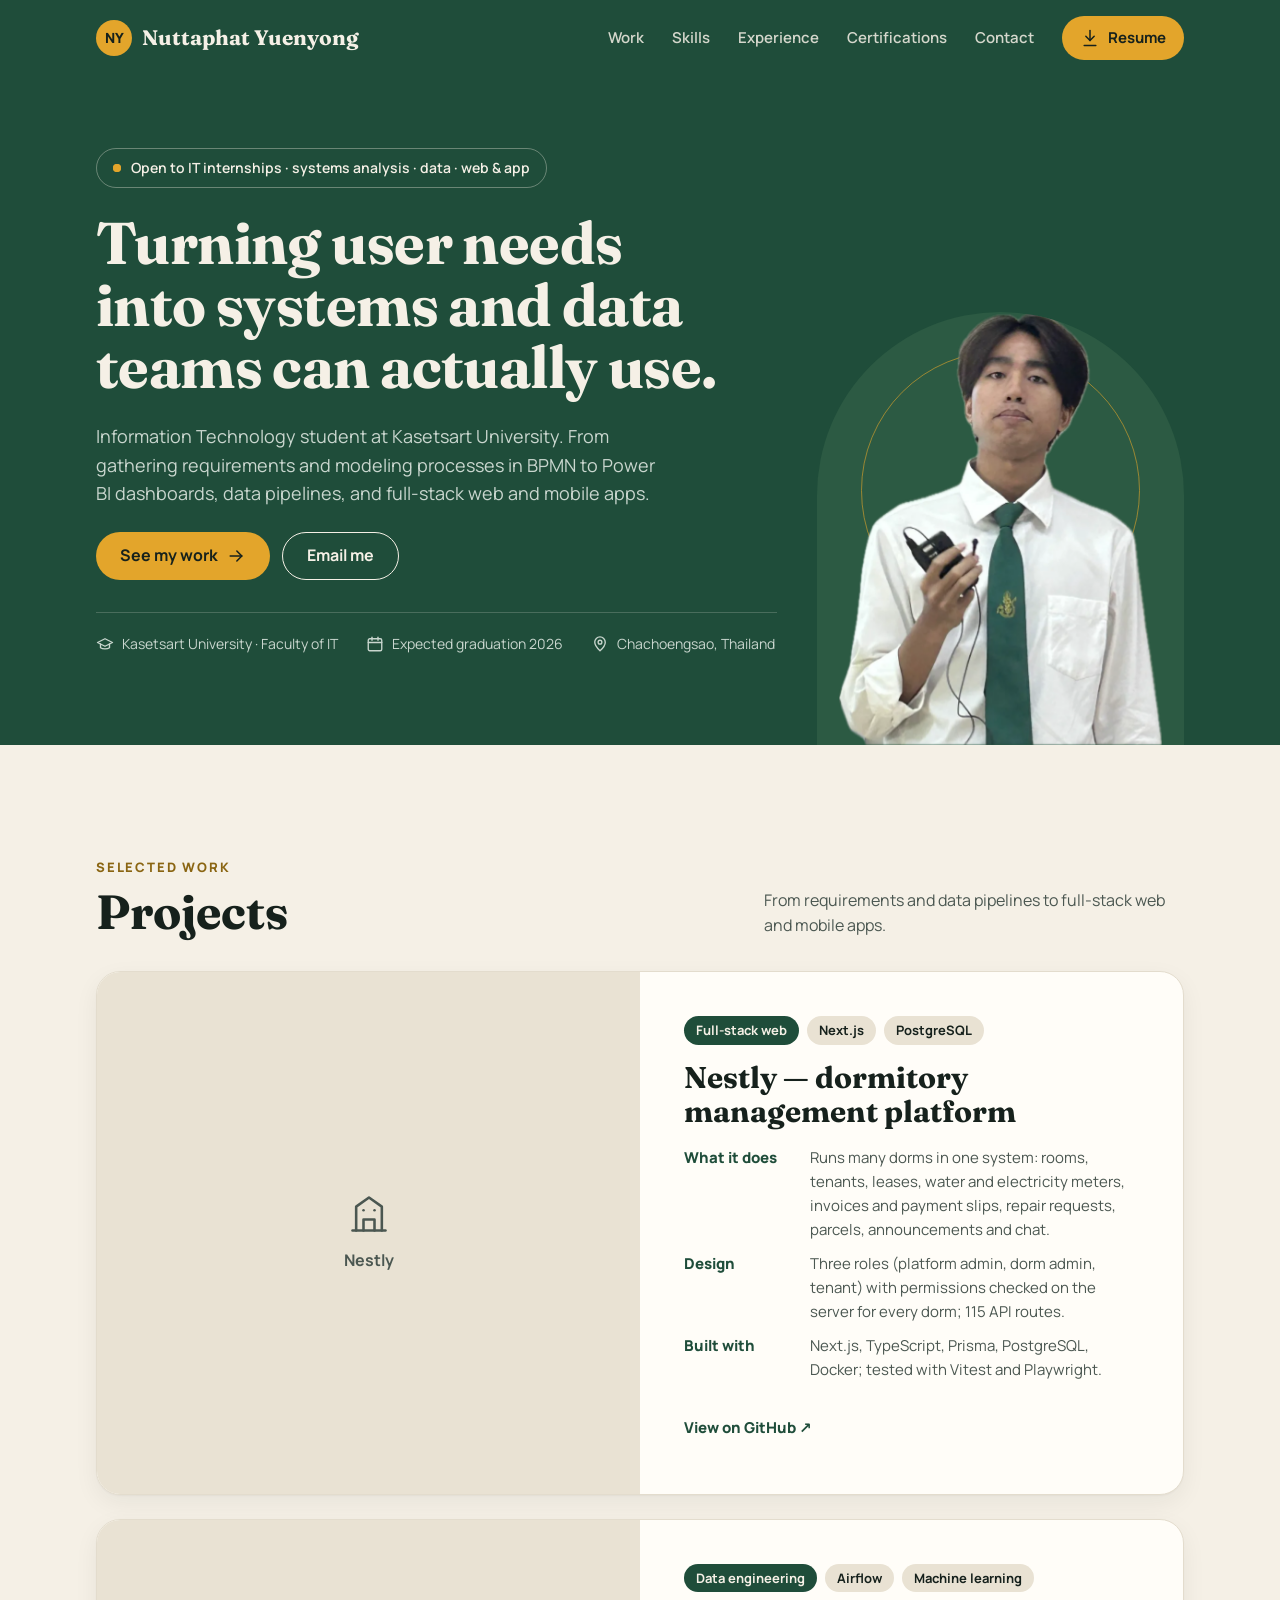
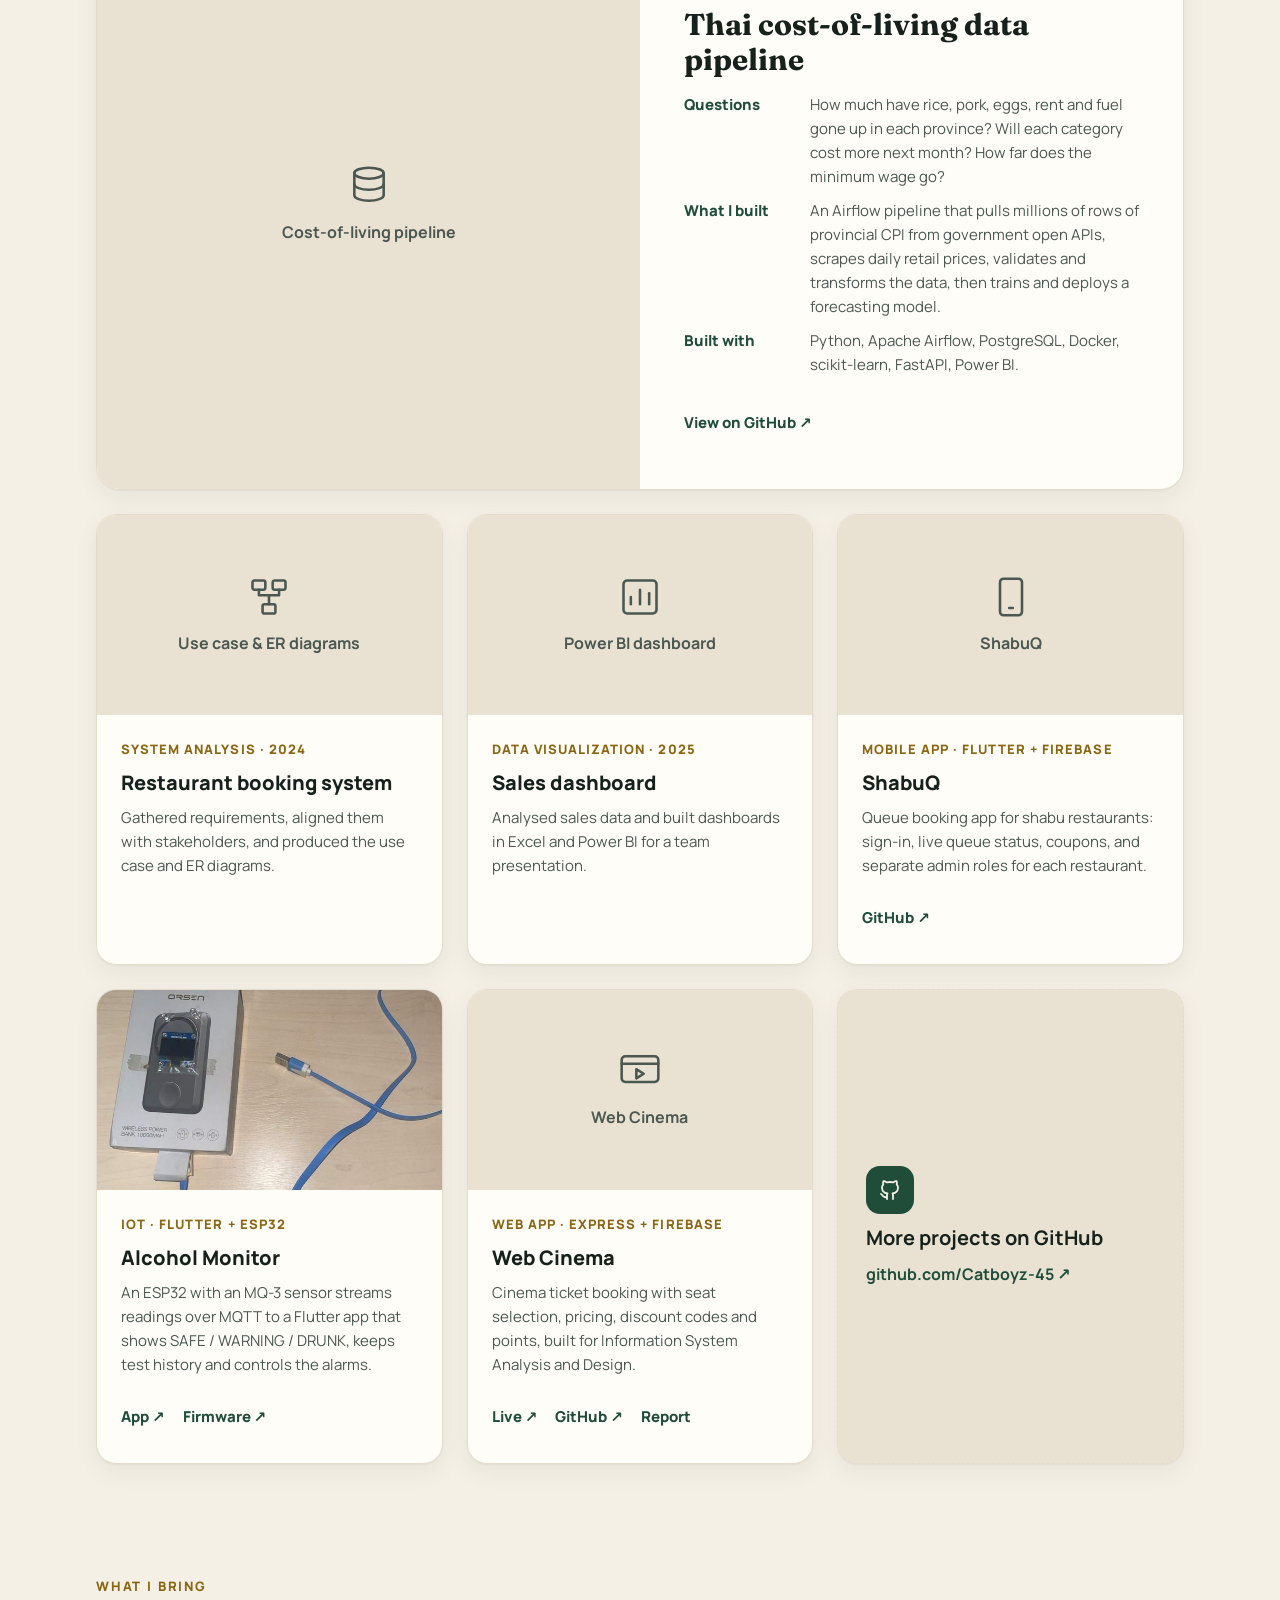
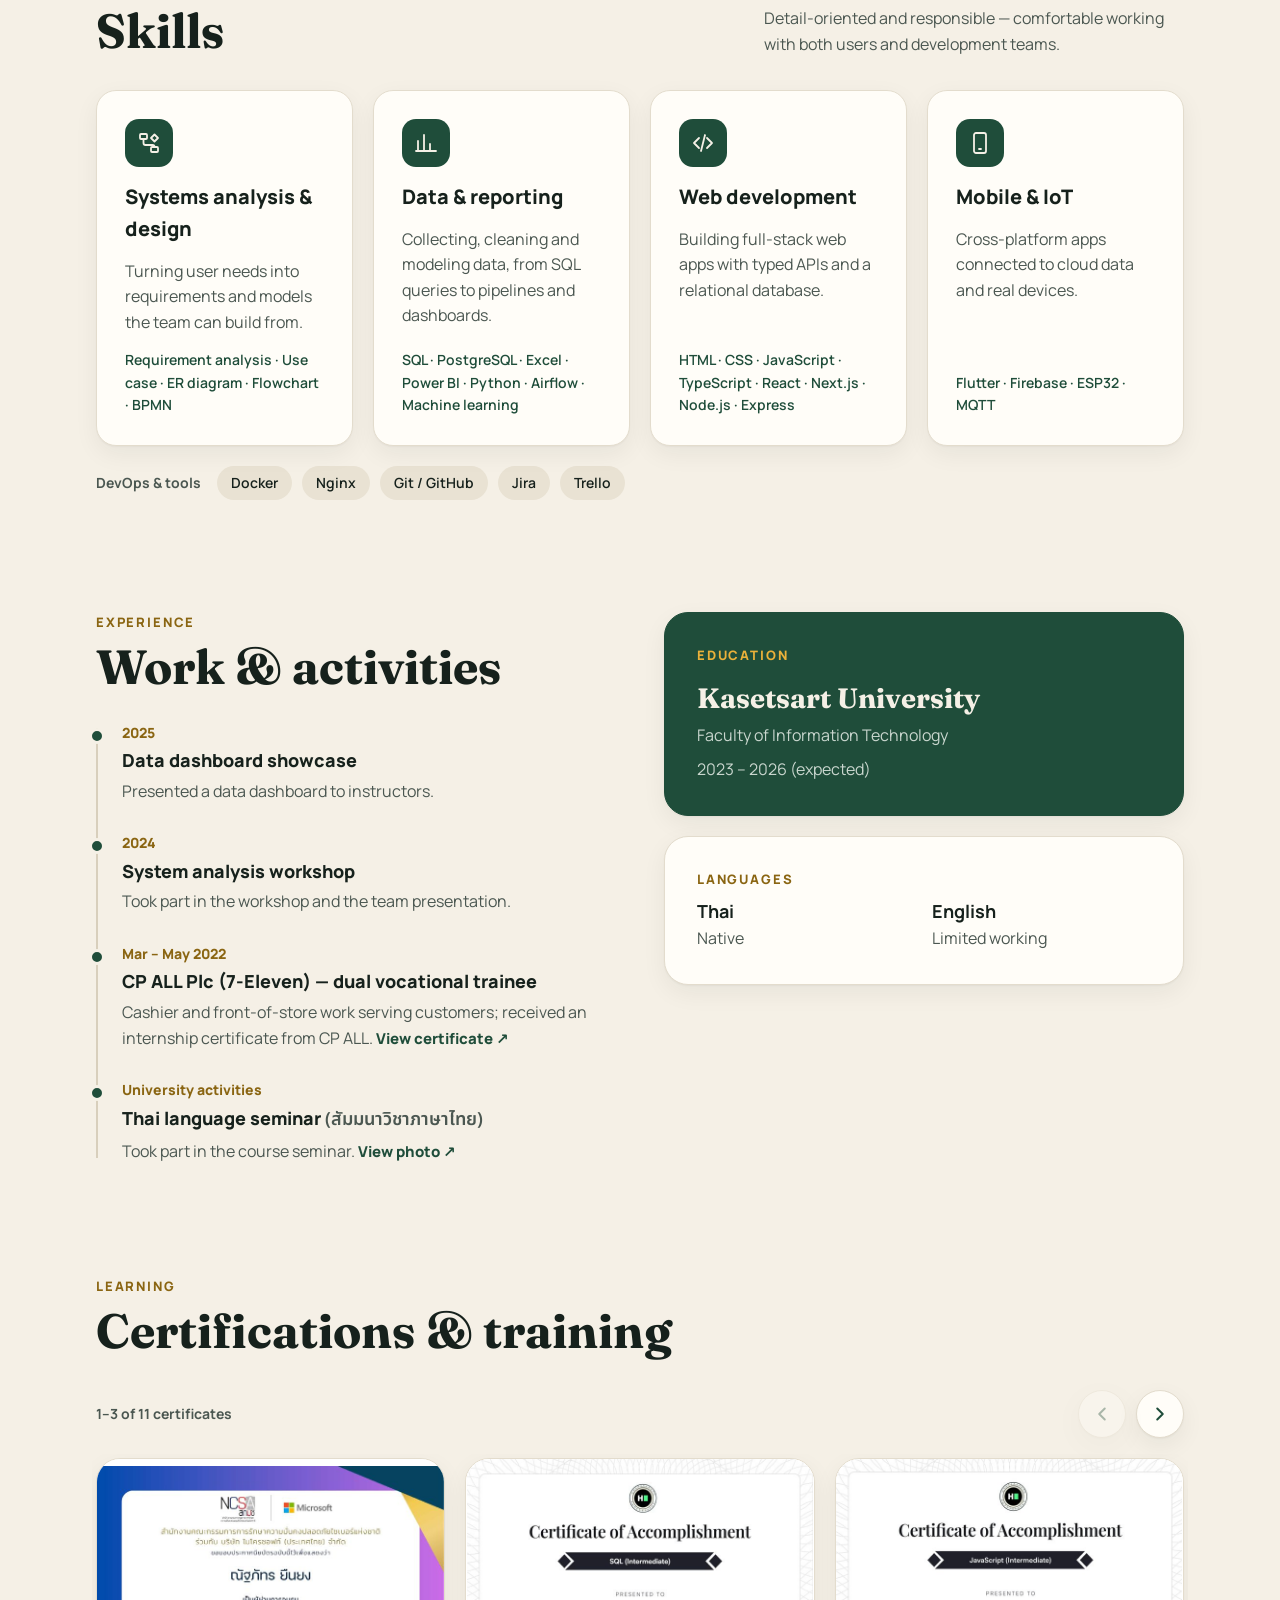
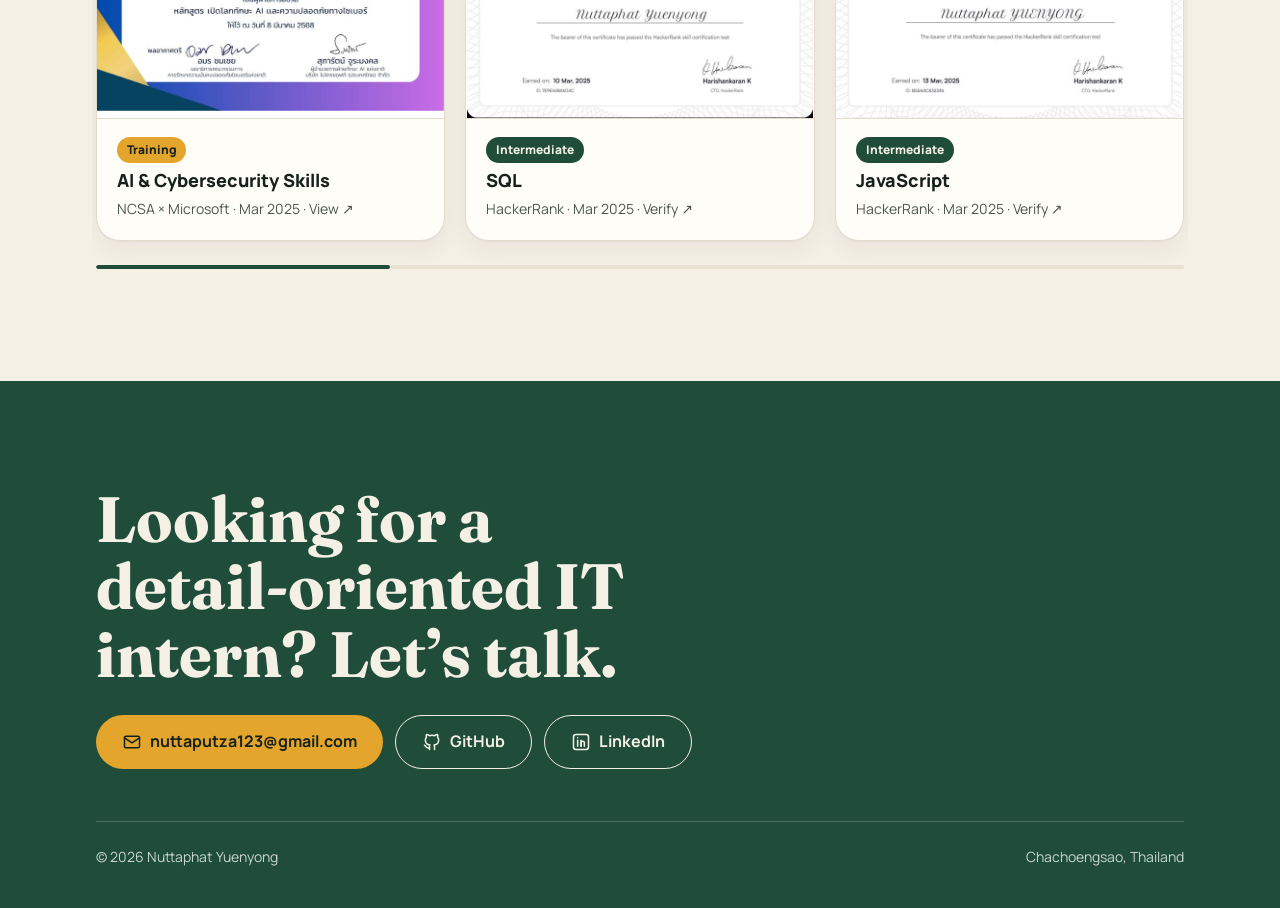
<file: index.html>
<!DOCTYPE html>
<html lang="en">
  <head>
    <meta charset="UTF-8" />
    <meta name="viewport" content="width=device-width, initial-scale=1.0" />
    <title>Nuttaphat Yuenyong — IT Portfolio: Systems Analysis, Data, Web &amp; App</title>
    <meta
      name="description"
      content="Portfolio of Nuttaphat Yuenyong, Information Technology student at Kasetsart University open to IT internships and roles in systems analysis, data, and web and app development."
    />
    <meta property="og:title" content="Nuttaphat Yuenyong — IT Portfolio: Systems Analysis, Data, Web &amp; App" />
    <meta
      property="og:description"
      content="IT student at Kasetsart University. Requirements and BPMN, Power BI and data pipelines, and full-stack web and mobile apps."
    />
    <meta property="og:type" content="website" />
    <meta property="og:url" content="https://catboyz-45.github.io/Portfolio/" />
    <meta name="theme-color" content="#1F4D3A" />
    <link rel="icon" href="images/favicon.svg" type="image/svg+xml" />
    <link rel="preconnect" href="https://fonts.googleapis.com" />
    <link rel="preconnect" href="https://fonts.gstatic.com" crossorigin />
    <link
      href="https://fonts.googleapis.com/css2?family=Fraunces:opsz,wght@9..144,500;9..144,700&family=Manrope:wght@400;500;600;700;800&family=Noto+Sans+Thai:wght@400;600&display=swap"
      rel="stylesheet"
    />
    <link rel="stylesheet" href="styles.css" />
    <script>
      document.documentElement.classList.add('js');
    </script>
  </head>
  <body>
    <a class="skip-link" href="#main">Skip to content</a>
    <div class="scroll-progress" aria-hidden="true"></div>

    <header class="site-header" id="site-header">
      <div class="container header-inner">
        <a class="brand" href="#top" aria-label="Nuttaphat Yuenyong, back to top">
          <span class="brand-mark" aria-hidden="true">NY</span>
          <span class="brand-name">Nuttaphat Yuenyong</span>
        </a>

        <button class="menu-toggle" type="button" aria-expanded="false" aria-controls="site-nav" aria-label="Open menu">
          <span></span><span></span><span></span>
        </button>

        <nav class="site-nav" id="site-nav" aria-label="Main">
          <a href="#work">Work</a>
          <a href="#skills">Skills</a>
          <a href="#experience">Experience</a>
          <a href="#certifications">Certifications</a>
          <a href="#contact">Contact</a>
          <a class="btn btn-gold btn-sm nav-cta" href="resume.html">
            <svg viewBox="0 0 24 24" aria-hidden="true"><path d="M12 3v12" /><path d="m7 10 5 5 5-5" /><path d="M5 21h14" /></svg>
            Resume
          </a>
        </nav>
      </div>
    </header>

    <main id="main">
      <!-- HERO -->
      <section class="hero" id="top">
        <div class="container hero-grid">
          <div class="hero-copy">
            <span class="eyebrow-pill hero-in" style="--d: 0">
              <span class="pulse-dot" aria-hidden="true"></span>
              Open to IT internships · systems analysis · data · web &amp; app
            </span>
            <h1 class="hero-title hero-in" style="--d: 1">Turning user needs into systems and data teams can actually use.</h1>
            <p class="hero-lead hero-in" style="--d: 2">
              Information Technology student at Kasetsart University. From gathering requirements and modeling
              processes in BPMN to Power BI dashboards, data pipelines, and full-stack web and mobile apps.
            </p>
            <div class="hero-actions hero-in" style="--d: 3">
              <a class="btn btn-gold" href="#work">
                See my work
                <svg class="arrow" viewBox="0 0 24 24" aria-hidden="true"><path d="M5 12h14" /><path d="m13 6 6 6-6 6" /></svg>
              </a>
              <a class="btn btn-outline-light" href="mailto:nuttaputza123@gmail.com">Email me</a>
            </div>
            <ul class="hero-facts hero-in" style="--d: 4">
              <li>
                <svg viewBox="0 0 24 24" aria-hidden="true"><path d="M22 10 12 5 2 10l10 5 10-5Z" /><path d="M6 12v5c3 2 9 2 12 0v-5" /></svg>
                Kasetsart University · Faculty of IT
              </li>
              <li>
                <svg viewBox="0 0 24 24" aria-hidden="true"><rect x="3" y="5" width="18" height="16" rx="2" /><path d="M3 10h18" /><path d="M8 3v4" /><path d="M16 3v4" /></svg>
                Expected graduation 2026
              </li>
              <li>
                <svg viewBox="0 0 24 24" aria-hidden="true"><path d="M12 21s-7-6.2-7-11.5A7 7 0 0 1 19 9.5C19 14.8 12 21 12 21Z" /><circle cx="12" cy="9.5" r="2.5" /></svg>
                Chachoengsao, Thailand
              </li>
            </ul>
          </div>

          <div class="hero-portrait hero-in" style="--d: 2">
            <span class="portrait-ring" aria-hidden="true"></span>
            <img
              src="images/portrait-cutout.webp"
              alt="Portrait of Nuttaphat Yuenyong"
              width="700"
              height="937"
              fetchpriority="high"
            />
          </div>
        </div>
      </section>

      <!-- WORK -->
      <section class="section" id="work">
        <div class="container">
          <div class="section-head" data-reveal>
            <div>
              <p class="eyebrow">Selected work</p>
              <h2>Projects</h2>
            </div>
            <p class="section-note">From requirements and data pipelines to full-stack web and mobile apps.</p>
          </div>

          <div class="work-list">
            <article class="card case-card" data-reveal>
              <!-- TODO: replace this placeholder with a screenshot of Nestly -->
              <div class="case-media media-placeholder">
                <svg viewBox="0 0 24 24" aria-hidden="true"><path d="M3 21h18" /><path d="M5 21V8l7-5 7 5v13" /><path d="M9 21v-6h6v6" /><path d="M9 10h.01" /><path d="M15 10h.01" /></svg>
                <span>Nestly</span>
              </div>
              <div class="case-body">
                <div class="tag-row">
                  <span class="tag tag-dark">Full-stack web</span>
                  <span class="tag">Next.js</span>
                  <span class="tag">PostgreSQL</span>
                </div>
                <h3>Nestly — dormitory management platform</h3>
                <dl class="case-facts">
                  <dt>What it does</dt>
                  <dd>Runs many dorms in one system: rooms, tenants, leases, water and electricity meters, invoices and payment slips, repair requests, parcels, announcements and chat.</dd>
                  <dt>Design</dt>
                  <dd>Three roles (platform admin, dorm admin, tenant) with permissions checked on the server for every dorm; 115 API routes.</dd>
                  <dt>Built with</dt>
                  <dd>Next.js, TypeScript, Prisma, PostgreSQL, Docker; tested with Vitest and Playwright.</dd>
                </dl>
                <div class="link-row">
                  <a class="text-link" href="https://github.com/Catboyz-45/it-project" target="_blank" rel="noopener">View on GitHub ↗</a>
                </div>
              </div>
            </article>

            <article class="card case-card" data-reveal>
              <!-- TODO: replace this placeholder with a screenshot of the dashboard or the Airflow DAG -->
              <div class="case-media media-placeholder">
                <svg viewBox="0 0 24 24" aria-hidden="true"><ellipse cx="12" cy="5" rx="8" ry="3" /><path d="M4 5v6c0 1.7 3.6 3 8 3s8-1.3 8-3V5" /><path d="M4 11v6c0 1.7 3.6 3 8 3s8-1.3 8-3v-6" /></svg>
                <span>Cost-of-living pipeline</span>
              </div>
              <div class="case-body">
                <div class="tag-row">
                  <span class="tag tag-dark">Data engineering</span>
                  <span class="tag">Airflow</span>
                  <span class="tag">Machine learning</span>
                </div>
                <h3>Thai cost-of-living data pipeline</h3>
                <dl class="case-facts">
                  <dt>Questions</dt>
                  <dd>How much have rice, pork, eggs, rent and fuel gone up in each province? Will each category cost more next month? How far does the minimum wage go?</dd>
                  <dt>What I built</dt>
                  <dd>An Airflow pipeline that pulls millions of rows of provincial CPI from government open APIs, scrapes daily retail prices, validates and transforms the data, then trains and deploys a forecasting model.</dd>
                  <dt>Built with</dt>
                  <dd>Python, Apache Airflow, PostgreSQL, Docker, scikit-learn, FastAPI, Power BI.</dd>
                </dl>
                <div class="link-row">
                  <a class="text-link" href="https://github.com/Catboyz-45/cost-of-living-pipeline" target="_blank" rel="noopener">View on GitHub ↗</a>
                </div>
              </div>
            </article>

            <div class="project-grid" data-stagger>
              <article class="card project-card" data-reveal>
                <!-- TODO: replace with an image of the use case and ER diagrams -->
                <div class="project-media media-placeholder">
                  <svg viewBox="0 0 24 24" aria-hidden="true"><rect x="3" y="3" width="7" height="5" rx="1" /><rect x="14" y="3" width="7" height="5" rx="1" /><rect x="8.5" y="16" width="7" height="5" rx="1" /><path d="M6.5 8v3h11V8" /><path d="M12 11v5" /></svg>
                  <span>Use case &amp; ER diagrams</span>
                </div>
                <div class="project-body">
                  <p class="kicker">System analysis · 2024</p>
                  <h3>Restaurant booking system</h3>
                  <p>Gathered requirements, aligned them with stakeholders, and produced the use case and ER diagrams.</p>
                </div>
              </article>

              <article class="card project-card" data-reveal>
                <!-- TODO: replace with a screenshot of the Power BI dashboard -->
                <div class="project-media media-placeholder">
                  <svg viewBox="0 0 24 24" aria-hidden="true"><rect x="3" y="3" width="18" height="18" rx="2" /><path d="M7 16v-4" /><path d="M12 16V8" /><path d="M17 16v-6" /></svg>
                  <span>Power BI dashboard</span>
                </div>
                <div class="project-body">
                  <p class="kicker">Data visualization · 2025</p>
                  <h3>Sales dashboard</h3>
                  <p>Analysed sales data and built dashboards in Excel and Power BI for a team presentation.</p>
                </div>
              </article>

              <article class="card project-card" data-reveal>
                <!-- TODO: replace with a screenshot of the ShabuQ app -->
                <div class="project-media media-placeholder">
                  <svg viewBox="0 0 24 24" aria-hidden="true"><rect x="6" y="2" width="12" height="20" rx="2" /><path d="M11 18h2" /></svg>
                  <span>ShabuQ</span>
                </div>
                <div class="project-body">
                  <p class="kicker">Mobile app · Flutter + Firebase</p>
                  <h3>ShabuQ</h3>
                  <p>Queue booking app for shabu restaurants: sign-in, live queue status, coupons, and separate admin roles for each restaurant.</p>
                  <div class="link-row">
                    <a class="text-link" href="https://github.com/Catboyz-45/shabuq-flutter" target="_blank" rel="noopener">GitHub ↗</a>
                  </div>
                </div>
              </article>

              <article class="card project-card" data-reveal>
                <div class="project-media">
                  <img src="images/iot.jpg" alt="Alcohol Monitor device with ESP32 and MQ-3 sensor" width="640" height="853" loading="lazy" />
                </div>
                <div class="project-body">
                  <p class="kicker">IoT · Flutter + ESP32</p>
                  <h3>Alcohol Monitor</h3>
                  <p>An ESP32 with an MQ-3 sensor streams readings over MQTT to a Flutter app that shows SAFE / WARNING / DRUNK, keeps test history and controls the alarms.</p>
                  <div class="link-row">
                    <a class="text-link" href="https://github.com/Catboyz-45/alcohol-monitor-app" target="_blank" rel="noopener">App ↗</a>
                    <a class="text-link" href="https://github.com/Catboyz-45/alcohol-monitor-firmware" target="_blank" rel="noopener">Firmware ↗</a>
                  </div>
                </div>
              </article>

              <article class="card project-card" data-reveal>
                <!-- TODO: replace with a screenshot of Web Cinema -->
                <div class="project-media media-placeholder">
                  <svg viewBox="0 0 24 24" aria-hidden="true"><rect x="2" y="4" width="20" height="14" rx="2" /><path d="M2 8h20" /><path d="M10 11l4 2.5-4 2.5Z" /></svg>
                  <span>Web Cinema</span>
                </div>
                <div class="project-body">
                  <p class="kicker">Web app · Express + Firebase</p>
                  <h3>Web Cinema</h3>
                  <p>Cinema ticket booking with seat selection, pricing, discount codes and points, built for Information System Analysis and Design.</p>
                  <div class="link-row">
                    <a class="text-link" href="https://catboyz-45.github.io/web_cinema/" target="_blank" rel="noopener">Live ↗</a>
                    <a class="text-link" href="https://github.com/Catboyz-45/cinema-booking" target="_blank" rel="noopener">GitHub ↗</a>
                    <a class="text-link" href="35-ณัฐภัทร-ระบบซื้อตั๋วภาพยนตร์ออนไลน์.pdf" target="_blank" rel="noopener">Report</a>
                  </div>
                </div>
              </article>

              <a class="card project-card more-card" href="https://github.com/Catboyz-45" target="_blank" rel="noopener" data-reveal>
                <span class="more-icon" aria-hidden="true">
                  <svg viewBox="0 0 24 24"><path d="M9 19c-4.3 1.4-4.3-2.5-6-3m12 5v-3.5c0-1 .1-1.4-.5-2 2.8-.3 5.5-1.4 5.5-6a4.6 4.6 0 0 0-1.3-3.2 4.2 4.2 0 0 0-.1-3.2s-1.1-.3-3.5 1.3a12.3 12.3 0 0 0-6.2 0C6.5 2.8 5.4 3.1 5.4 3.1a4.2 4.2 0 0 0-.1 3.2A4.6 4.6 0 0 0 4 9.5c0 4.6 2.7 5.7 5.5 6-.6.6-.6 1.2-.5 2V21" /></svg>
                </span>
                <strong>More projects on GitHub</strong>
                <span>github.com/Catboyz-45 ↗</span>
              </a>
            </div>
          </div>
        </div>
      </section>

      <!-- SKILLS -->
      <section class="section" id="skills">
        <div class="container">
          <div class="section-head" data-reveal>
            <div>
              <p class="eyebrow">What I bring</p>
              <h2>Skills</h2>
            </div>
            <p class="section-note">Detail-oriented and responsible — comfortable working with both users and development teams.</p>
          </div>

          <div class="skill-grid" data-stagger>
            <article class="card skill-card" data-reveal>
              <span class="icon-tile" aria-hidden="true">
                <svg viewBox="0 0 24 24"><rect x="3" y="3" width="7" height="5" rx="1" /><rect x="14" y="16" width="7" height="5" rx="1" /><path d="M6.5 8v4a2 2 0 0 0 2 2h7a2 2 0 0 1 2 2" /><path d="M17.5 3.5 21 7l-3.5 3.5L14 7Z" /></svg>
              </span>
              <h3>Systems analysis &amp; design</h3>
              <p>Turning user needs into requirements and models the team can build from.</p>
              <p class="skill-tools">Requirement analysis · Use case · ER diagram · Flowchart · BPMN</p>
            </article>
            <article class="card skill-card" data-reveal>
              <span class="icon-tile" aria-hidden="true">
                <svg viewBox="0 0 24 24"><path d="M4 20V10" /><path d="M10 20V4" /><path d="M16 20v-7" /><path d="M22 20H2" /></svg>
              </span>
              <h3>Data &amp; reporting</h3>
              <p>Collecting, cleaning and modeling data, from SQL queries to pipelines and dashboards.</p>
              <p class="skill-tools">SQL · PostgreSQL · Excel · Power BI · Python · Airflow · Machine learning</p>
            </article>
            <article class="card skill-card" data-reveal>
              <span class="icon-tile" aria-hidden="true">
                <svg viewBox="0 0 24 24"><path d="m8 7-5 5 5 5" /><path d="m16 7 5 5-5 5" /><path d="m14 4-4 16" /></svg>
              </span>
              <h3>Web development</h3>
              <p>Building full-stack web apps with typed APIs and a relational database.</p>
              <p class="skill-tools">HTML · CSS · JavaScript · TypeScript · React · Next.js · Node.js · Express</p>
            </article>
            <article class="card skill-card" data-reveal>
              <span class="icon-tile" aria-hidden="true">
                <svg viewBox="0 0 24 24"><rect x="6" y="2" width="12" height="20" rx="2" /><path d="M11 18h2" /></svg>
              </span>
              <h3>Mobile &amp; IoT</h3>
              <p>Cross-platform apps connected to cloud data and real devices.</p>
              <p class="skill-tools">Flutter · Firebase · ESP32 · MQTT</p>
            </article>
          </div>

          <div class="chip-row" data-reveal>
            <span class="chip-label">DevOps &amp; tools</span>
            <span class="chip">Docker</span>
            <span class="chip">Nginx</span>
            <span class="chip">Git / GitHub</span>
            <span class="chip">Jira</span>
            <span class="chip">Trello</span>
          </div>
        </div>
      </section>

      <!-- EXPERIENCE -->
      <section class="section" id="experience">
        <div class="container two-col">
          <div data-reveal>
            <p class="eyebrow">Experience</p>
            <h2>Work &amp; activities</h2>
            <ol class="timeline" data-stagger>
              <li data-reveal>
                <p class="timeline-year">2025</p>
                <h3>Data dashboard showcase</h3>
                <p>Presented a data dashboard to instructors.</p>
              </li>
              <li data-reveal>
                <p class="timeline-year">2024</p>
                <h3>System analysis workshop</h3>
                <p>Took part in the workshop and the team presentation.</p>
              </li>
              <li data-reveal>
                <p class="timeline-year">Mar – May 2022</p>
                <h3>CP ALL Plc (7-Eleven) — dual vocational trainee</h3>
                <p>Cashier and front-of-store work serving customers; received an internship certificate from CP ALL. <a class="text-link" href="cpall-internship-certificate.pdf" target="_blank" rel="noopener">View certificate ↗</a></p>
              </li>
              <li data-reveal>
                <p class="timeline-year">University activities</p>
                <h3>Thai language seminar <span lang="th" class="th">(สัมมนาวิชาภาษาไทย)</span></h3>
                <p>Took part in the course seminar. <a class="text-link" href="summana.jpg" target="_blank" rel="noopener">View photo ↗</a></p>
              </li>
            </ol>
          </div>

          <div class="side-stack" data-stagger>
            <article class="card card-dark" data-reveal>
              <p class="eyebrow eyebrow-light">Education</p>
              <h3 class="serif">Kasetsart University</h3>
              <p>Faculty of Information Technology</p>
              <p>2023 – 2026 (expected)</p>
            </article>
            <article class="card lang-card" data-reveal>
              <p class="eyebrow">Languages</p>
              <div class="lang-grid">
                <div><strong>Thai</strong><span>Native</span></div>
                <div><strong>English</strong><span>Limited working</span></div>
              </div>
            </article>
          </div>
        </div>
      </section>

      <!-- CERTIFICATIONS -->
      <section class="section section-last" id="certifications">
        <div class="container">
          <div class="section-head" data-reveal>
            <div>
              <p class="eyebrow">Learning</p>
              <h2>Certifications &amp; training</h2>
            </div>
          </div>
          <div class="cert-carousel" data-reveal>
            <div class="cert-controls">
              <p class="cert-count" aria-live="polite">11 certificates</p>
              <div class="cert-buttons">
                <button class="cert-btn" type="button" data-dir="-1" aria-label="Previous certificates">
                  <svg viewBox="0 0 24 24" aria-hidden="true"><path d="m15 6-6 6 6 6" /></svg>
                </button>
                <button class="cert-btn" type="button" data-dir="1" aria-label="Next certificates">
                  <svg viewBox="0 0 24 24" aria-hidden="true"><path d="m9 6 6 6-6 6" /></svg>
                </button>
              </div>
            </div>
            <ul class="cert-track" tabindex="0" aria-label="Certificates, scroll sideways to see more">
            <li class="cert-slide">
              <a class="card cert-slide-link" href="อบรมai.pdf" target="_blank" rel="noopener">
                <span class="cert-slide-media">
                <img src="images/cert-ai.jpg" alt="AI &amp; Cybersecurity Skills certificate" width="720" height="509" loading="lazy" />
                </span>
                <span class="cert-slide-body">
                  <span class="cert-badge cert-badge-gold">Training</span>
                  <strong>AI &amp; Cybersecurity Skills</strong>
                  <span>NCSA × Microsoft · Mar 2025 · View ↗</span>
                </span>
              </a>
            </li>
            <li class="cert-slide">
              <a class="card cert-slide-link" href="https://www.hackerrank.com/certificates/7e9e66ba604c" target="_blank" rel="noopener">
                <span class="cert-slide-media">
                <img src="images/cert-sql-intermediate.jpg" alt="SQL (Intermediate) certificate" width="720" height="540" loading="lazy" />
                </span>
                <span class="cert-slide-body">
                  <span class="cert-badge cert-badge-int">Intermediate</span>
                  <strong>SQL</strong>
                  <span>HackerRank · Mar 2025 · Verify ↗</span>
                </span>
              </a>
            </li>
            <li class="cert-slide">
              <a class="card cert-slide-link" href="https://www.hackerrank.com/certificates/b55aac832346" target="_blank" rel="noopener">
                <span class="cert-slide-media">
                <img src="images/cert-javascript-intermediate.jpg" alt="JavaScript (Intermediate) certificate" width="720" height="540" loading="lazy" />
                </span>
                <span class="cert-slide-body">
                  <span class="cert-badge cert-badge-int">Intermediate</span>
                  <strong>JavaScript</strong>
                  <span>HackerRank · Mar 2025 · Verify ↗</span>
                </span>
              </a>
            </li>
            <li class="cert-slide">
              <a class="card cert-slide-link" href="https://www.hackerrank.com/certificates/b347e137071e" target="_blank" rel="noopener">
                <span class="cert-slide-media">
                <img src="images/cert-nodejs-intermediate.jpg" alt="Node.js (Intermediate) certificate" width="720" height="540" loading="lazy" />
                </span>
                <span class="cert-slide-body">
                  <span class="cert-badge cert-badge-int">Intermediate</span>
                  <strong>Node.js</strong>
                  <span>HackerRank · Mar 2025 · Verify ↗</span>
                </span>
              </a>
            </li>
            <li class="cert-slide">
              <a class="card cert-slide-link" href="https://www.hackerrank.com/certificates/b897d0a8d347" target="_blank" rel="noopener">
                <span class="cert-slide-media">
                <img src="images/cert-angular-intermediate.jpg" alt="Angular (Intermediate) certificate" width="720" height="540" loading="lazy" />
                </span>
                <span class="cert-slide-body">
                  <span class="cert-badge cert-badge-int">Intermediate</span>
                  <strong>Angular</strong>
                  <span>HackerRank · Mar 2025 · Verify ↗</span>
                </span>
              </a>
            </li>
            <li class="cert-slide">
              <a class="card cert-slide-link" href="https://www.hackerrank.com/certificates/db57889ee4a3" target="_blank" rel="noopener">
                <span class="cert-slide-media">
                <img src="images/cert-sql-basic.jpg" alt="SQL (Basic) certificate" width="720" height="540" loading="lazy" />
                </span>
                <span class="cert-slide-body">
                  <span class="cert-badge">Basic</span>
                  <strong>SQL</strong>
                  <span>HackerRank · Mar 2025 · Verify ↗</span>
                </span>
              </a>
            </li>
            <li class="cert-slide">
              <a class="card cert-slide-link" href="https://www.hackerrank.com/certificates/27699dcb1788" target="_blank" rel="noopener">
                <span class="cert-slide-media">
                <img src="images/cert-javascript-basic.jpg" alt="JavaScript (Basic) certificate" width="720" height="540" loading="lazy" />
                </span>
                <span class="cert-slide-body">
                  <span class="cert-badge">Basic</span>
                  <strong>JavaScript</strong>
                  <span>HackerRank · Mar 2025 · Verify ↗</span>
                </span>
              </a>
            </li>
            <li class="cert-slide">
              <a class="card cert-slide-link" href="https://www.hackerrank.com/certificates/e20fbc68e34d" target="_blank" rel="noopener">
                <span class="cert-slide-media">
                <img src="images/cert-nodejs-basic.jpg" alt="Node.js (Basic) certificate" width="720" height="540" loading="lazy" />
                </span>
                <span class="cert-slide-body">
                  <span class="cert-badge">Basic</span>
                  <strong>Node.js</strong>
                  <span>HackerRank · Mar 2025 · Verify ↗</span>
                </span>
              </a>
            </li>
            <li class="cert-slide">
              <a class="card cert-slide-link" href="https://www.hackerrank.com/certificates/fe87475e85b6" target="_blank" rel="noopener">
                <span class="cert-slide-media">
                <img src="images/cert-python-basic.jpg" alt="Python (Basic) certificate" width="720" height="540" loading="lazy" />
                </span>
                <span class="cert-slide-body">
                  <span class="cert-badge">Basic</span>
                  <strong>Python</strong>
                  <span>HackerRank · Mar 2025 · Verify ↗</span>
                </span>
              </a>
            </li>
            <li class="cert-slide">
              <a class="card cert-slide-link" href="https://www.hackerrank.com/certificates/c6fc76d8fc4a" target="_blank" rel="noopener">
                <span class="cert-slide-media">
                <img src="images/cert-java-basic.jpg" alt="Java (Basic) certificate" width="720" height="540" loading="lazy" />
                </span>
                <span class="cert-slide-body">
                  <span class="cert-badge">Basic</span>
                  <strong>Java</strong>
                  <span>HackerRank · Mar 2025 · Verify ↗</span>
                </span>
              </a>
            </li>
            <li class="cert-slide">
              <a class="card cert-slide-link" href="https://www.hackerrank.com/certificates/81c947c89300" target="_blank" rel="noopener">
                <span class="cert-slide-media">
                <img src="images/cert-css-basic.jpg" alt="CSS (Basic) certificate" width="720" height="540" loading="lazy" />
                </span>
                <span class="cert-slide-body">
                  <span class="cert-badge">Basic</span>
                  <strong>CSS</strong>
                  <span>HackerRank · Mar 2025 · Verify ↗</span>
                </span>
              </a>
            </li>
            </ul>
            <div class="cert-progress" aria-hidden="true"><span></span></div>
          </div>
        </div>
      </section>

      <!-- CONTACT -->
      <section class="contact" id="contact">
        <div class="container contact-inner">
          <h2 data-reveal>Looking for a detail-oriented IT intern? Let’s talk.</h2>
          <div class="contact-actions" data-reveal>
            <a class="btn btn-gold btn-lg" href="mailto:nuttaputza123@gmail.com">
              <svg viewBox="0 0 24 24" aria-hidden="true"><rect x="3" y="5" width="18" height="14" rx="2" /><path d="m3 7 9 6 9-6" /></svg>
              nuttaputza123@gmail.com
            </a>
            <a class="btn btn-outline-light btn-lg" href="https://github.com/Catboyz-45" target="_blank" rel="noopener">
              <svg viewBox="0 0 24 24" aria-hidden="true"><path d="M9 19c-4.3 1.4-4.3-2.5-6-3m12 5v-3.5c0-1 .1-1.4-.5-2 2.8-.3 5.5-1.4 5.5-6a4.6 4.6 0 0 0-1.3-3.2 4.2 4.2 0 0 0-.1-3.2s-1.1-.3-3.5 1.3a12.3 12.3 0 0 0-6.2 0C6.5 2.8 5.4 3.1 5.4 3.1a4.2 4.2 0 0 0-.1 3.2A4.6 4.6 0 0 0 4 9.5c0 4.6 2.7 5.7 5.5 6-.6.6-.6 1.2-.5 2V21" /></svg>
              GitHub
            </a>
            <a class="btn btn-outline-light btn-lg" href="https://www.linkedin.com/in/nuttaphat-yuenyong" target="_blank" rel="noopener">
              <svg viewBox="0 0 24 24" aria-hidden="true"><rect x="3" y="3" width="18" height="18" rx="3" /><path d="M8 10v7" /><path d="M8 7v.01" /><path d="M12 17v-4a2 2 0 0 1 4 0v4" /><path d="M12 10v7" /></svg>
              LinkedIn
            </a>
          </div>
          <div class="footer-row">
            <span>© 2026 Nuttaphat Yuenyong</span>
            <span>Chachoengsao, Thailand</span>
          </div>
        </div>
      </section>
    </main>

    <a class="to-top" href="#top" aria-label="Back to top">
      <svg viewBox="0 0 24 24" aria-hidden="true"><path d="M12 19V5" /><path d="m5 12 7-7 7 7" /></svg>
    </a>

    <script src="script.js"></script>
  </body>
</html>
</file>
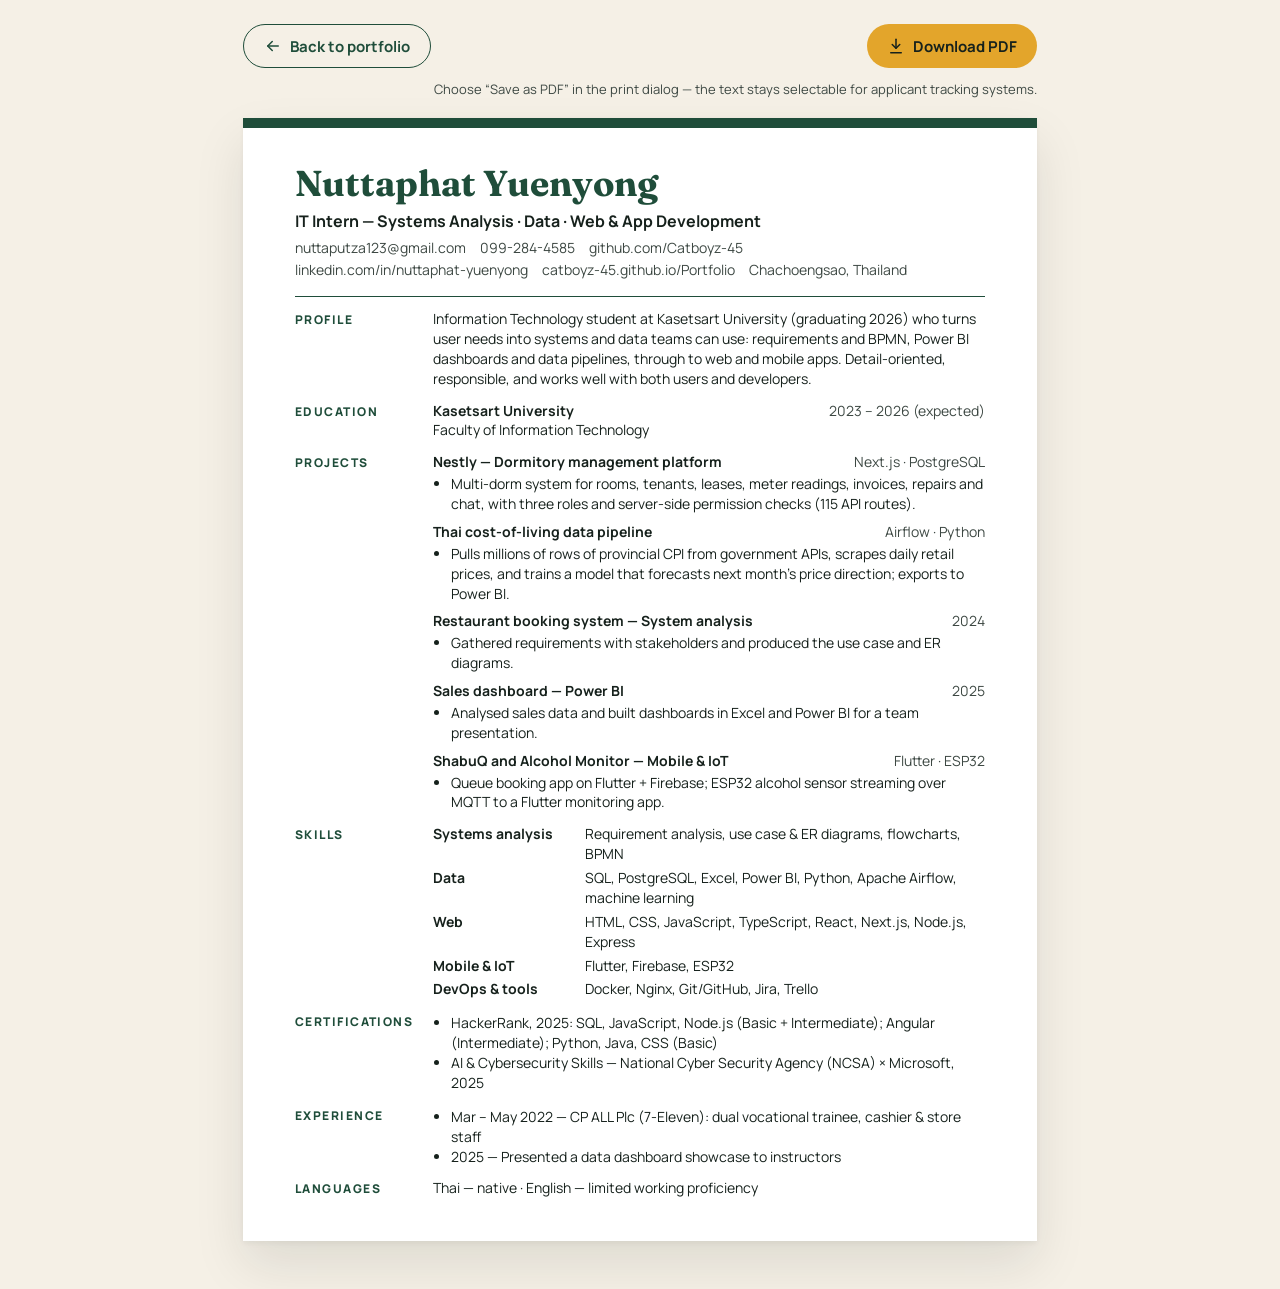
<file: resume.html>
<!DOCTYPE html>
<html lang="en">
  <head>
    <meta charset="UTF-8" />
    <meta name="viewport" content="width=device-width, initial-scale=1.0" />
    <title>Nuttaphat Yuenyong — Resume</title>
    <meta name="description" content="Resume of Nuttaphat Yuenyong, IT intern candidate in systems analysis, data, and web and app development, Kasetsart University." />
    <link rel="icon" href="images/favicon.svg" type="image/svg+xml" />
    <link rel="preconnect" href="https://fonts.googleapis.com" />
    <link rel="preconnect" href="https://fonts.gstatic.com" crossorigin />
    <link
      href="https://fonts.googleapis.com/css2?family=Fraunces:opsz,wght@9..144,700&family=Manrope:wght@400;500;600;700;800&display=swap"
      rel="stylesheet"
    />
    <style>
      :root {
        --green: #1f4d3a;
        --green-dark: #173b2d;
        --gold: #e3a52b;
        --cream: #f5f0e6;
        --ink: #16211c;
        --muted: #3d4843;
        --ease-out: cubic-bezier(0.2, 0.7, 0.2, 1);
      }

      * {
        box-sizing: border-box;
      }

      body {
        margin: 0;
        padding: 24px 16px 48px;
        background: var(--cream);
        color: var(--ink);
        font-family: "Manrope", system-ui, sans-serif;
        -webkit-font-smoothing: antialiased;
      }

      .toolbar {
        max-width: 794px;
        margin: 0 auto 20px;
        display: flex;
        flex-wrap: wrap;
        align-items: center;
        justify-content: space-between;
        gap: 12px;
      }

      .btn {
        display: inline-flex;
        align-items: center;
        gap: 8px;
        min-height: 44px;
        padding: 0 20px;
        border: 0;
        border-radius: 999px;
        font: 700 15px/1 "Manrope", sans-serif;
        text-decoration: none;
        cursor: pointer;
        transition: transform 300ms cubic-bezier(0.34, 1.4, 0.64, 1), box-shadow 300ms ease, background-color 200ms ease;
      }

      .btn:hover {
        transform: translateY(-2px);
      }

      .btn svg {
        width: 18px;
        height: 18px;
        fill: none;
        stroke: currentColor;
        stroke-width: 2;
        stroke-linecap: round;
        stroke-linejoin: round;
      }

      .btn-back {
        background: transparent;
        color: var(--green);
        border: 1.5px solid var(--green);
      }

      .btn-back:hover {
        background: var(--green);
        color: var(--cream);
      }

      .btn-print {
        background: var(--gold);
        color: var(--ink);
      }

      .btn-print:hover {
        box-shadow: 0 10px 24px rgba(227, 165, 43, 0.35);
      }

      .btn:focus-visible {
        outline: 3px solid var(--gold);
        outline-offset: 3px;
      }

      .hint {
        width: 100%;
        margin: 0;
        font-size: 13px;
        color: var(--muted);
        text-align: right;
      }

      /* A4 sheet: 210 x 297 mm */
      .page {
        width: 210mm;
        max-width: 100%;
        min-height: 297mm;
        margin: 0 auto;
        background: #fff;
        box-shadow: 0 2px 6px rgba(22, 33, 28, 0.06), 0 24px 48px rgba(22, 33, 28, 0.1);
        border-top: 10px solid var(--green);
        padding: 36px 52px 36px;
        font-size: 14px;
        line-height: 1.42;
        animation: sheet-in 800ms var(--ease-out) both;
      }

      .page > * {
        animation: rise 700ms var(--ease-out) both;
        animation-delay: calc(var(--d, 0) * 70ms + 200ms);
      }

      header {
        padding-bottom: 16px;
        border-bottom: 1.5px solid var(--green);
      }

      h1 {
        margin: 0;
        font-family: "Fraunces", Georgia, serif;
        font-size: 36px;
        line-height: 1.1;
        color: var(--green);
      }

      .role {
        margin: 6px 0 0;
        font-size: 16px;
        font-weight: 700;
      }

      .contact-line {
        margin: 6px 0 0;
        display: flex;
        flex-wrap: wrap;
        gap: 2px 14px;
        font-size: 14px;
        color: var(--muted);
      }

      .contact-line a {
        color: inherit;
        text-decoration: none;
      }

      .contact-line a:hover {
        color: var(--green);
        text-decoration: underline;
      }

      section {
        display: grid;
        grid-template-columns: 116px minmax(0, 1fr);
        gap: 0 22px;
        padding-top: 12px;
      }

      h2 {
        margin: 2px 0 0;
        font-size: 12px;
        font-weight: 800;
        letter-spacing: 0.12em;
        text-transform: uppercase;
        color: var(--green);
      }

      p {
        margin: 0;
      }

      .item + .item {
        margin-top: 8px;
      }

      .item-head {
        display: flex;
        justify-content: space-between;
        gap: 16px;
      }

      .item-head span {
        color: var(--muted);
        white-space: nowrap;
      }

      ul {
        margin: 2px 0 0;
        padding-left: 18px;
      }

      dl {
        margin: 0;
        display: grid;
        grid-template-columns: 140px minmax(0, 1fr);
        gap: 4px 12px;
      }

      dt {
        font-weight: 700;
      }

      dd {
        margin: 0;
      }

      @keyframes sheet-in {
        from {
          opacity: 0;
          transform: translateY(24px) scale(0.985);
        }
        to {
          opacity: 1;
          transform: none;
        }
      }

      @keyframes rise {
        from {
          opacity: 0;
          transform: translateY(12px);
        }
        to {
          opacity: 1;
          transform: none;
        }
      }

      @media (max-width: 640px) {
        .page {
          padding: 28px 20px 32px;
          min-height: 0;
        }

        section,
        dl {
          grid-template-columns: minmax(0, 1fr);
        }

        h2 {
          margin-bottom: 6px;
        }

        dd + dt {
          margin-top: 6px;
        }

        .hint {
          text-align: left;
        }
      }

      @media (prefers-reduced-motion: reduce) {
        .page,
        .page > * {
          animation: none;
        }

        .btn {
          transition: none;
        }
      }

      @media print {
        @page {
          size: A4;
          margin: 0;
        }

        body {
          padding: 0;
          background: #fff;
        }

        .toolbar {
          display: none;
        }

        .page {
          width: 210mm;
          height: 297mm;
          min-height: 0;
          box-shadow: none;
          animation: none;
          overflow: hidden;
          -webkit-print-color-adjust: exact;
          print-color-adjust: exact;
        }

        .page > * {
          animation: none;
        }
      }
    </style>
  </head>
  <body>
    <div class="toolbar">
      <a class="btn btn-back" href="index.html">
        <svg viewBox="0 0 24 24" aria-hidden="true"><path d="M19 12H5" /><path d="m11 18-6-6 6-6" /></svg>
        Back to portfolio
      </a>
      <button class="btn btn-print" type="button" onclick="window.print()">
        <svg viewBox="0 0 24 24" aria-hidden="true"><path d="M12 3v12" /><path d="m7 10 5 5 5-5" /><path d="M5 21h14" /></svg>
        Download PDF
      </button>
      <p class="hint">Choose “Save as PDF” in the print dialog — the text stays selectable for applicant tracking systems.</p>
    </div>

    <article class="page">
      <header style="--d: 0">
        <h1>Nuttaphat Yuenyong</h1>
        <p class="role">IT Intern — Systems Analysis · Data · Web &amp; App Development</p>
        <p class="contact-line">
          <a href="mailto:nuttaputza123@gmail.com">nuttaputza123@gmail.com</a>
          <span>099-284-4585</span>
          <a href="https://github.com/Catboyz-45">github.com/Catboyz-45</a>
          <a href="https://www.linkedin.com/in/nuttaphat-yuenyong">linkedin.com/in/nuttaphat-yuenyong</a>
          <a href="https://catboyz-45.github.io/Portfolio/">catboyz-45.github.io/Portfolio</a>
          <span>Chachoengsao, Thailand</span>
        </p>
      </header>

      <section style="--d: 1">
        <h2>Profile</h2>
        <p>
          Information Technology student at Kasetsart University (graduating 2026) who turns user needs into
          systems and data teams can use: requirements and BPMN, Power BI dashboards and data pipelines, through
          to web and mobile apps. Detail-oriented, responsible, and works well with both users and developers.
        </p>
      </section>

      <section style="--d: 2">
        <h2>Education</h2>
        <div>
          <div class="item-head"><strong>Kasetsart University</strong><span>2023 – 2026 (expected)</span></div>
          <p>Faculty of Information Technology</p>
        </div>
      </section>

      <section style="--d: 3">
        <h2>Projects</h2>
        <div>
          <div class="item">
            <div class="item-head"><strong>Nestly — Dormitory management platform</strong><span>Next.js · PostgreSQL</span></div>
            <ul>
              <li>Multi-dorm system for rooms, tenants, leases, meter readings, invoices, repairs and chat, with three roles and server-side permission checks (115 API routes).</li>
            </ul>
          </div>
          <div class="item">
            <div class="item-head"><strong>Thai cost-of-living data pipeline</strong><span>Airflow · Python</span></div>
            <ul>
              <li>Pulls millions of rows of provincial CPI from government APIs, scrapes daily retail prices, and trains a model that forecasts next month’s price direction; exports to Power BI.</li>
            </ul>
          </div>
          <div class="item">
            <div class="item-head"><strong>Restaurant booking system — System analysis</strong><span>2024</span></div>
            <ul>
              <li>Gathered requirements with stakeholders and produced the use case and ER diagrams.</li>
            </ul>
          </div>
          <div class="item">
            <div class="item-head"><strong>Sales dashboard — Power BI</strong><span>2025</span></div>
            <ul>
              <li>Analysed sales data and built dashboards in Excel and Power BI for a team presentation.</li>
            </ul>
          </div>
          <div class="item">
            <div class="item-head"><strong>ShabuQ and Alcohol Monitor — Mobile &amp; IoT</strong><span>Flutter · ESP32</span></div>
            <ul>
              <li>Queue booking app on Flutter + Firebase; ESP32 alcohol sensor streaming over MQTT to a Flutter monitoring app.</li>
            </ul>
          </div>
        </div>
      </section>

      <section style="--d: 4">
        <h2>Skills</h2>
        <dl>
          <dt>Systems analysis</dt>
          <dd>Requirement analysis, use case &amp; ER diagrams, flowcharts, BPMN</dd>
          <dt>Data</dt>
          <dd>SQL, PostgreSQL, Excel, Power BI, Python, Apache Airflow, machine learning</dd>
          <dt>Web</dt>
          <dd>HTML, CSS, JavaScript, TypeScript, React, Next.js, Node.js, Express</dd>
          <dt>Mobile &amp; IoT</dt>
          <dd>Flutter, Firebase, ESP32</dd>
          <dt>DevOps &amp; tools</dt>
          <dd>Docker, Nginx, Git/GitHub, Jira, Trello</dd>
        </dl>
      </section>

      <section style="--d: 5">
        <h2>Certifications</h2>
        <ul>
          <li>HackerRank, 2025: SQL, JavaScript, Node.js (Basic + Intermediate); Angular (Intermediate); Python, Java, CSS (Basic)</li>
          <li>AI &amp; Cybersecurity Skills — National Cyber Security Agency (NCSA) × Microsoft, 2025</li>
        </ul>
      </section>

      <section style="--d: 6">
        <h2>Experience</h2>
        <ul>
          <li>Mar – May 2022 — CP ALL Plc (7-Eleven): dual vocational trainee, cashier &amp; store staff</li>
          <li>2025 — Presented a data dashboard showcase to instructors</li>
        </ul>
      </section>

      <section style="--d: 7">
        <h2>Languages</h2>
        <p>Thai — native · English — limited working proficiency</p>
      </section>
    </article>
  </body>
</html>
</file>
<file: styles.css>
:root {
  --green-900: #173b2d;
  --green-800: #1f4d3a;
  --green-700: #2c5a43;
  --cream: #f5f0e6;
  --cream-deep: #e9e2d3;
  --paper: #fffdf8;
  --line: #e3dccd;
  --ink: #16211c;
  --muted: #4b5751;
  --on-green-muted: #c9d6ce;
  --gold: #e3a52b;
  --gold-on-green: #eab13a;
  --gold-on-cream: #8a6512;

  --radius-lg: 24px;
  --radius-md: 20px;
  --radius-sm: 16px;
  --shadow-soft: 0 1px 2px rgba(22, 33, 28, 0.04), 0 8px 24px rgba(22, 33, 28, 0.06);
  --shadow-lift: 0 2px 4px rgba(22, 33, 28, 0.06), 0 18px 40px rgba(22, 33, 28, 0.12);

  --ease-out: cubic-bezier(0.2, 0.7, 0.2, 1);
  --ease-spring: cubic-bezier(0.34, 1.4, 0.64, 1);
  --header-h: 76px;
}

*,
*::before,
*::after {
  box-sizing: border-box;
}

html {
  scroll-behavior: smooth;
  scroll-padding-top: calc(var(--header-h) + 12px);
  -webkit-text-size-adjust: 100%;
}

body {
  margin: 0;
  font-family: "Manrope", "Noto Sans Thai", system-ui, sans-serif;
  font-size: 16px;
  line-height: 1.6;
  color: var(--ink);
  background: var(--cream);
  -webkit-font-smoothing: antialiased;
}

img {
  max-width: 100%;
  display: block;
}

a {
  color: inherit;
}

h1,
h2,
h3 {
  margin: 0;
}

p {
  margin: 0;
}

svg {
  width: 20px;
  height: 20px;
  fill: none;
  stroke: currentColor;
  stroke-width: 1.8;
  stroke-linecap: round;
  stroke-linejoin: round;
  flex-shrink: 0;
}

:focus-visible {
  outline: 3px solid var(--gold);
  outline-offset: 3px;
  border-radius: 6px;
}

.th {
  font-family: "Noto Sans Thai", "Manrope", sans-serif;
  font-weight: 600;
  color: var(--muted);
}

.container {
  width: 100%;
  max-width: 1200px;
  margin: 0 auto;
  padding-inline: clamp(20px, 5vw, 56px);
}

.skip-link {
  position: absolute;
  left: 16px;
  top: -60px;
  z-index: 100;
  padding: 10px 16px;
  border-radius: 999px;
  background: var(--gold);
  color: var(--ink);
  font-weight: 700;
  text-decoration: none;
  transition: top 200ms var(--ease-out);
}

.skip-link:focus {
  top: 12px;
}

/* ---------- Scroll progress ---------- */

.scroll-progress {
  position: fixed;
  inset: 0 0 auto 0;
  height: 3px;
  z-index: 60;
  background: var(--gold);
  transform-origin: 0 50%;
  transform: scaleX(var(--progress, 0));
  pointer-events: none;
}

/* ---------- Header ---------- */

.site-header {
  position: sticky;
  top: 0;
  z-index: 50;
  background: var(--green-800);
  color: var(--cream);
  transition: background-color 300ms ease, box-shadow 300ms ease;
}

.site-header.is-scrolled {
  background: rgba(31, 77, 58, 0.92);
  backdrop-filter: saturate(140%) blur(10px);
  -webkit-backdrop-filter: saturate(140%) blur(10px);
  box-shadow: 0 8px 24px rgba(10, 25, 18, 0.18);
}

.header-inner {
  display: flex;
  align-items: center;
  gap: 24px;
  min-height: var(--header-h);
  transition: min-height 300ms var(--ease-out);
}

.site-header.is-scrolled .header-inner {
  min-height: 64px;
}

.brand {
  display: inline-flex;
  align-items: center;
  gap: 10px;
  text-decoration: none;
  font-family: "Fraunces", Georgia, serif;
  font-size: 21px;
  font-weight: 700;
  color: var(--cream);
}

.brand-mark {
  width: 36px;
  height: 36px;
  border-radius: 50%;
  display: inline-flex;
  align-items: center;
  justify-content: center;
  background: var(--gold);
  color: var(--ink);
  font-family: "Manrope", sans-serif;
  font-size: 14px;
  font-weight: 800;
  transition: transform 500ms var(--ease-spring);
}

.brand:hover .brand-mark {
  transform: rotate(-12deg) scale(1.06);
}

.site-nav {
  margin-left: auto;
  display: flex;
  align-items: center;
  gap: 28px;
  font-size: 15px;
  font-weight: 600;
}

.site-nav a:not(.btn) {
  position: relative;
  padding: 10px 0;
  text-decoration: none;
  color: var(--cream);
  opacity: 0.85;
  transition: opacity 200ms ease;
}

.site-nav a:not(.btn)::after {
  content: "";
  position: absolute;
  left: 0;
  right: 0;
  bottom: 4px;
  height: 2px;
  border-radius: 2px;
  background: var(--gold);
  transform: scaleX(0);
  transform-origin: right;
  transition: transform 350ms var(--ease-out);
}

.site-nav a:not(.btn):hover,
.site-nav a:not(.btn).is-active {
  opacity: 1;
}

.site-nav a:not(.btn):hover::after,
.site-nav a:not(.btn).is-active::after {
  transform: scaleX(1);
  transform-origin: left;
}

.menu-toggle {
  display: none;
  margin-left: auto;
  width: 44px;
  height: 44px;
  border: 0;
  border-radius: 12px;
  background: transparent;
  color: var(--cream);
  cursor: pointer;
  position: relative;
}

.menu-toggle span {
  position: absolute;
  left: 11px;
  right: 11px;
  height: 2px;
  border-radius: 2px;
  background: currentColor;
  transition: transform 350ms var(--ease-out), opacity 200ms ease;
}

.menu-toggle span:nth-child(1) {
  top: 15px;
}
.menu-toggle span:nth-child(2) {
  top: 21px;
}
.menu-toggle span:nth-child(3) {
  top: 27px;
}

.menu-toggle[aria-expanded="true"] span:nth-child(1) {
  transform: translateY(6px) rotate(45deg);
}
.menu-toggle[aria-expanded="true"] span:nth-child(2) {
  opacity: 0;
  transform: scaleX(0.3);
}
.menu-toggle[aria-expanded="true"] span:nth-child(3) {
  transform: translateY(-6px) rotate(-45deg);
}

/* ---------- Buttons ---------- */

.btn {
  display: inline-flex;
  align-items: center;
  justify-content: center;
  gap: 8px;
  min-height: 48px;
  padding: 0 24px;
  border-radius: 999px;
  font-weight: 700;
  font-size: 16px;
  text-decoration: none;
  white-space: nowrap;
  transition: transform 300ms var(--ease-spring), box-shadow 300ms ease, background-color 200ms ease,
    color 200ms ease;
}

.btn:hover {
  transform: translateY(-2px);
}

.btn:active {
  transform: translateY(0) scale(0.98);
  transition-duration: 100ms;
}

.btn .arrow {
  transition: transform 300ms var(--ease-out);
}

.btn:hover .arrow {
  transform: translateX(4px);
}

.btn-sm {
  min-height: 44px;
  padding: 0 18px;
  font-size: 15px;
}

.btn-lg {
  min-height: 54px;
  padding: 0 26px;
}

.btn-gold {
  background: var(--gold);
  color: var(--ink);
}

.btn-gold:hover {
  box-shadow: 0 10px 24px rgba(227, 165, 43, 0.35);
}

.btn-outline-light {
  border: 1.5px solid var(--cream);
  color: var(--cream);
}

.btn-outline-light:hover {
  background: var(--cream);
  color: var(--green-800);
}

/* ---------- Hero ---------- */

.hero {
  background: var(--green-800);
  color: var(--cream);
  overflow: hidden;
}

.hero-grid {
  display: grid;
  grid-template-columns: minmax(0, 1.3fr) minmax(0, 0.7fr);
  gap: 40px;
  align-items: end;
  padding-top: clamp(32px, 6vw, 72px);
}

.hero-copy {
  display: flex;
  flex-direction: column;
  gap: 24px;
  padding-bottom: clamp(40px, 7vw, 96px);
}

.eyebrow-pill {
  align-self: flex-start;
  display: inline-flex;
  align-items: center;
  gap: 10px;
  padding: 8px 16px;
  border: 1px solid rgba(245, 240, 230, 0.35);
  border-radius: 999px;
  font-size: 14px;
  font-weight: 600;
}

.pulse-dot {
  position: relative;
  width: 8px;
  height: 8px;
  border-radius: 50%;
  background: var(--gold);
}

.pulse-dot::after {
  content: "";
  position: absolute;
  inset: 0;
  border-radius: 50%;
  background: var(--gold);
  animation: pulse 2.2s ease-out infinite;
}

.hero-title {
  font-family: "Fraunces", Georgia, serif;
  font-weight: 700;
  font-size: clamp(40px, 4.6vw, 62px);
  line-height: 1.05;
  letter-spacing: -0.01em;
  text-wrap: balance;
}

.hero-lead {
  max-width: 560px;
  font-size: 18px;
  color: var(--on-green-muted);
}

.hero-actions {
  display: flex;
  flex-wrap: wrap;
  gap: 12px;
}

.hero-facts {
  list-style: none;
  margin: 8px 0 0;
  padding: 20px 0 0;
  border-top: 1px solid rgba(245, 240, 230, 0.2);
  display: flex;
  flex-wrap: wrap;
  gap: 12px 28px;
  font-size: 14px;
  color: var(--on-green-muted);
}

.hero-facts li {
  display: flex;
  align-items: center;
  gap: 8px;
}

.hero-facts svg {
  width: 18px;
  height: 18px;
}

.hero-portrait {
  position: relative;
  justify-self: center;
  width: min(100%, 480px);
  aspect-ratio: 440 / 520;
  border-radius: 220px 220px 0 0;
  background: var(--green-700);
  display: flex;
  align-items: flex-end;
  justify-content: center;
  overflow: hidden;
}

.portrait-ring {
  position: absolute;
  left: 12%;
  right: 12%;
  top: 9%;
  aspect-ratio: 1;
  border-radius: 50%;
  border: 1.5px solid rgba(227, 165, 43, 0.6);
  animation: spin 24s linear infinite;
}

.portrait-ring::after {
  content: "";
  position: absolute;
  top: -6px;
  left: 50%;
  width: 12px;
  height: 12px;
  margin-left: -6px;
  border-radius: 50%;
  background: var(--gold);
  box-shadow: 0 0 0 6px rgba(227, 165, 43, 0.18);
}

.hero-portrait img {
  position: relative;
  width: 88%;
  height: auto;
  will-change: transform;
  transform: translate3d(0, var(--parallax, 0px), 0);
}

/* Hero entrance — runs once on load */
.hero-in {
  animation: rise 900ms var(--ease-out) both;
  animation-delay: calc(var(--d, 0) * 110ms + 80ms);
}

.hero-portrait.hero-in {
  animation-name: rise-portrait;
  animation-duration: 1100ms;
}

/* ---------- Sections ---------- */

.section {
  padding-top: clamp(64px, 9vw, 112px);
}

.section-last {
  padding-bottom: clamp(64px, 9vw, 112px);
}

.section-head {
  display: flex;
  flex-wrap: wrap;
  align-items: flex-end;
  justify-content: space-between;
  gap: 16px;
  margin-bottom: 32px;
}

.section h2 {
  font-family: "Fraunces", Georgia, serif;
  font-weight: 700;
  font-size: clamp(32px, 4vw, 48px);
  line-height: 1.1;
}

.eyebrow {
  margin-bottom: 8px;
  font-size: 13px;
  font-weight: 800;
  letter-spacing: 0.14em;
  text-transform: uppercase;
  color: var(--gold-on-cream);
}

.eyebrow-light {
  color: var(--gold-on-green);
}

.section-note {
  max-width: 420px;
  color: var(--muted);
}

.card {
  background: var(--paper);
  border: 1px solid var(--line);
  border-radius: var(--radius-md);
  box-shadow: var(--shadow-soft);
  transition: translate 450ms var(--ease-out), box-shadow 450ms var(--ease-out), border-color 300ms ease;
}

a.card,
.skill-card,
.project-card,
.case-card {
  will-change: translate;
}

a.card:hover,
.skill-card:hover,
.project-card:hover,
.case-card:hover {
  translate: 0 -6px;
  box-shadow: var(--shadow-lift);
  border-color: #d6ccb6;
}

/* ---------- Skills ---------- */

.skill-grid {
  display: grid;
  grid-template-columns: repeat(4, minmax(0, 1fr));
  gap: 20px;
}

.skill-card {
  padding: 28px;
  display: flex;
  flex-direction: column;
  gap: 14px;
}

.skill-card h3 {
  font-size: 20px;
  font-weight: 800;
}

.skill-card p {
  color: var(--muted);
}

.skill-card .skill-tools {
  margin-top: auto;
  font-size: 14px;
  font-weight: 600;
  color: var(--green-800);
}

.icon-tile {
  width: 48px;
  height: 48px;
  border-radius: 14px;
  background: var(--green-800);
  color: var(--cream);
  display: inline-flex;
  align-items: center;
  justify-content: center;
  transition: transform 500ms var(--ease-spring), background-color 300ms ease;
}

.icon-tile svg {
  width: 24px;
  height: 24px;
}

.skill-card:hover .icon-tile {
  transform: rotate(-8deg) scale(1.08);
  background: var(--green-700);
}

.chip-row {
  margin-top: 20px;
  display: flex;
  flex-wrap: wrap;
  align-items: center;
  gap: 10px;
}

.chip-label {
  margin-right: 6px;
  font-size: 14px;
  font-weight: 700;
  color: var(--muted);
}

.chip {
  padding: 6px 14px;
  border-radius: 999px;
  background: var(--cream-deep);
  font-size: 14px;
  font-weight: 600;
  transition: background-color 200ms ease, color 200ms ease, transform 300ms var(--ease-spring);
}

.chip:hover {
  background: var(--green-800);
  color: var(--cream);
  transform: translateY(-2px);
}

/* ---------- Work ---------- */

.work-list {
  display: flex;
  flex-direction: column;
  gap: 24px;
}

.case-card {
  border-radius: var(--radius-lg);
  overflow: hidden;
  display: grid;
  grid-template-columns: minmax(0, 1fr) minmax(0, 1fr);
}

.media-placeholder {
  background: var(--cream-deep);
  color: var(--muted);
  display: flex;
  flex-direction: column;
  align-items: center;
  justify-content: center;
  gap: 12px;
  padding: 32px;
  font-weight: 700;
  text-align: center;
}

.media-placeholder svg {
  width: 44px;
  height: 44px;
  stroke-width: 1.4;
  transition: transform 600ms var(--ease-spring);
}

.card:hover .media-placeholder svg {
  transform: scale(1.12) rotate(-4deg);
}

.case-media {
  min-height: 320px;
}

.case-body {
  padding: clamp(24px, 4vw, 44px);
  display: flex;
  flex-direction: column;
  gap: 16px;
}

.case-body h3 {
  font-family: "Fraunces", Georgia, serif;
  font-size: 30px;
  line-height: 1.15;
}

.tag-row {
  display: flex;
  flex-wrap: wrap;
  gap: 8px;
  font-size: 13px;
  font-weight: 700;
}

.tag {
  padding: 4px 12px;
  border-radius: 999px;
  background: var(--cream-deep);
}

.tag-dark {
  background: var(--green-800);
  color: var(--cream);
}

.case-facts {
  margin: 0;
  display: grid;
  grid-template-columns: 110px 1fr;
  gap: 10px 16px;
  font-size: 15px;
}

.case-facts dt {
  font-weight: 800;
  color: var(--green-800);
}

.case-facts dd {
  margin: 0;
  color: var(--muted);
}

.project-grid {
  display: grid;
  grid-template-columns: repeat(3, minmax(0, 1fr));
  gap: 24px;
}

.project-card {
  overflow: hidden;
  display: flex;
  flex-direction: column;
}

.project-media {
  height: 200px;
  overflow: hidden;
}

.project-media img {
  width: 100%;
  height: 100%;
  object-fit: cover;
  transition: transform 900ms var(--ease-out);
}

.project-card:hover .project-media img {
  transform: scale(1.06);
}

.more-card {
  padding: 28px;
  justify-content: center;
  align-items: flex-start;
  gap: 8px;
  min-height: 220px;
  text-decoration: none;
  color: var(--ink);
  background: var(--cream-deep);
  border-style: dashed;
}

.more-card strong {
  font-size: 20px;
}

.more-card > span:last-child {
  font-weight: 700;
  color: var(--green-800);
}

.more-icon {
  width: 48px;
  height: 48px;
  border-radius: 14px;
  display: inline-flex;
  align-items: center;
  justify-content: center;
  background: var(--green-800);
  color: var(--cream);
}

.more-icon svg {
  width: 24px;
  height: 24px;
}

.project-body {
  padding: 24px;
  display: flex;
  flex-direction: column;
  gap: 10px;
  flex-grow: 1;
}

.project-body h3 {
  font-size: 20px;
  font-weight: 800;
  line-height: 1.3;
}

.project-body > p:not(.kicker) {
  color: var(--muted);
  font-size: 15px;
}

.kicker {
  font-size: 13px;
  font-weight: 800;
  letter-spacing: 0.08em;
  text-transform: uppercase;
  color: var(--gold-on-cream);
}

.link-row {
  margin-top: auto;
  padding-top: 8px;
  display: flex;
  flex-wrap: wrap;
  gap: 4px 18px;
}

.text-link {
  display: inline-flex;
  align-items: center;
  min-height: 44px;
  font-weight: 800;
  font-size: 15px;
  color: var(--green-800);
  text-decoration: none;
  background: linear-gradient(currentColor, currentColor) 0 calc(100% - 10px) / 0 2px no-repeat;
  transition: background-size 350ms var(--ease-out);
}

.text-link:hover {
  background-size: 100% 2px;
}

/* ---------- Experience ---------- */

.two-col {
  display: grid;
  grid-template-columns: minmax(0, 1fr) minmax(0, 1fr);
  gap: 48px;
}

.two-col h2 {
  margin-bottom: 28px;
}

.timeline {
  list-style: none;
  margin: 0;
  padding: 0 0 0 26px;
  position: relative;
  display: flex;
  flex-direction: column;
  gap: 28px;
}

.timeline::before {
  content: "";
  position: absolute;
  left: 0;
  top: 6px;
  bottom: 6px;
  width: 2px;
  background: #d8cfbc;
  transform-origin: top;
  transform: scaleY(var(--line-progress, 1));
  transition: transform 1200ms var(--ease-out);
}

.timeline li {
  position: relative;
}

.timeline li::before {
  content: "";
  position: absolute;
  left: -33px;
  top: 6px;
  width: 16px;
  height: 16px;
  border-radius: 50%;
  background: var(--green-800);
  border: 3px solid var(--cream);
  box-sizing: border-box;
}

.timeline-year {
  font-size: 14px;
  font-weight: 800;
  color: var(--gold-on-cream);
}

.timeline h3 {
  margin: 2px 0 4px;
  font-size: 18px;
  font-weight: 800;
}

.timeline li > p:last-child {
  color: var(--muted);
}

.timeline .text-link {
  display: inline;
  min-height: 0;
  background-position: 0 100%;
}

.side-stack {
  display: flex;
  flex-direction: column;
  gap: 20px;
}

.card-dark {
  background: var(--green-800);
  border-color: var(--green-800);
  color: var(--cream);
  border-radius: var(--radius-lg);
  padding: 32px;
  display: flex;
  flex-direction: column;
  gap: 8px;
}

.card-dark p:not(.eyebrow) {
  color: var(--on-green-muted);
}

.serif {
  font-family: "Fraunces", Georgia, serif;
  font-size: 28px;
  line-height: 1.2;
}

.lang-card {
  border-radius: var(--radius-lg);
  padding: 32px;
}

.lang-grid {
  display: grid;
  grid-template-columns: repeat(2, minmax(0, 1fr));
  gap: 16px;
}

.lang-grid strong {
  display: block;
  font-size: 18px;
}

.lang-grid span {
  color: var(--muted);
}

/* ---------- Certifications ---------- */

.cert-carousel {
  --per-view: 3;
  --gap: 20px;
}

.cert-controls {
  display: flex;
  align-items: center;
  justify-content: space-between;
  gap: 16px;
  margin-bottom: 16px;
}

.cert-count {
  font-size: 14px;
  font-weight: 700;
  color: var(--muted);
}

.cert-buttons {
  display: flex;
  gap: 10px;
}

.cert-btn {
  width: 48px;
  height: 48px;
  border-radius: 50%;
  border: 1px solid var(--line);
  background: var(--paper);
  color: var(--green-800);
  display: inline-flex;
  align-items: center;
  justify-content: center;
  cursor: pointer;
  box-shadow: var(--shadow-soft);
  transition: background-color 200ms ease, color 200ms ease, transform 300ms var(--ease-spring), opacity 200ms ease;
}

.cert-btn:hover:not(:disabled) {
  background: var(--green-800);
  color: var(--cream);
  transform: translateY(-2px);
}

.cert-btn:disabled {
  opacity: 0.35;
  cursor: default;
}

.cert-btn svg {
  width: 22px;
  height: 22px;
  stroke-width: 2.2;
}

.cert-track {
  list-style: none;
  margin: 0;
  padding: 4px 4px 24px;
  margin-inline: -4px;
  display: grid;
  grid-auto-flow: column;
  grid-auto-columns: calc((100% - (var(--per-view) - 1) * var(--gap)) / var(--per-view));
  gap: var(--gap);
  overflow-x: auto;
  overscroll-behavior-x: contain;
  scroll-snap-type: x mandatory;
  scroll-padding-inline: 4px;
  scroll-behavior: smooth;
  scrollbar-width: none;
}

.cert-track::-webkit-scrollbar {
  display: none;
}

.cert-track:focus-visible {
  outline: 3px solid var(--gold);
  outline-offset: 4px;
  border-radius: var(--radius-lg);
}

.cert-slide {
  scroll-snap-align: start;
  display: flex;
}

.cert-slide-link {
  display: flex;
  flex-direction: column;
  width: 100%;
  overflow: hidden;
  border-radius: var(--radius-lg);
  text-decoration: none;
  color: var(--ink);
}

.cert-slide-media {
  display: block;
  aspect-ratio: 4 / 3;
  background: #fff;
  border-bottom: 1px solid var(--line);
  overflow: hidden;
}

.cert-slide-media img {
  width: 100%;
  height: 100%;
  object-fit: contain;
  transition: transform 900ms var(--ease-out);
}

.cert-slide-link:hover .cert-slide-media img {
  transform: scale(1.04);
}

.cert-slide-body {
  padding: 18px 20px 20px;
  display: flex;
  flex-direction: column;
  align-items: flex-start;
  gap: 6px;
}

.cert-slide-body strong {
  font-size: 18px;
  font-weight: 800;
  line-height: 1.3;
}

.cert-slide-body > span:last-child {
  font-size: 14px;
  color: var(--muted);
}

.cert-badge {
  padding: 3px 10px;
  border-radius: 999px;
  font-size: 12px;
  font-weight: 800;
  background: var(--cream-deep);
  color: var(--green-800);
}

.cert-badge-int {
  background: var(--green-800);
  color: var(--cream);
}

.cert-badge-gold {
  background: var(--gold);
  color: var(--ink);
}

.cert-progress {
  height: 4px;
  border-radius: 4px;
  background: var(--cream-deep);
  overflow: hidden;
}

.cert-progress span {
  display: block;
  height: 100%;
  width: var(--thumb, 30%);
  border-radius: 4px;
  background: var(--green-800);
  transform: translateX(var(--offset, 0%));
  transition: transform 150ms linear;
}

/* ---------- Contact ---------- */

.contact {
  background: var(--green-800);
  color: var(--cream);
}

.contact-inner {
  padding-top: clamp(64px, 9vw, 104px);
  padding-bottom: 40px;
  display: flex;
  flex-direction: column;
  gap: 28px;
}

.contact h2 {
  max-width: 760px;
  font-family: "Fraunces", Georgia, serif;
  font-weight: 700;
  font-size: clamp(36px, 5vw, 64px);
  line-height: 1.05;
  text-wrap: balance;
}

.contact-actions {
  display: flex;
  flex-wrap: wrap;
  gap: 12px;
}

.footer-row {
  margin-top: 24px;
  padding-top: 24px;
  border-top: 1px solid rgba(245, 240, 230, 0.2);
  display: flex;
  flex-wrap: wrap;
  justify-content: space-between;
  gap: 12px;
  font-size: 14px;
  color: var(--on-green-muted);
}

/* ---------- Back to top ---------- */

.to-top {
  position: fixed;
  right: 20px;
  bottom: 20px;
  z-index: 40;
  width: 48px;
  height: 48px;
  border-radius: 50%;
  display: inline-flex;
  align-items: center;
  justify-content: center;
  background: var(--gold);
  color: var(--ink);
  box-shadow: 0 10px 24px rgba(22, 33, 28, 0.2);
  opacity: 0;
  visibility: hidden;
  transform: translateY(16px) scale(0.9);
  transition: opacity 300ms ease, transform 400ms var(--ease-spring), visibility 0s linear 300ms;
}

.to-top.is-visible {
  opacity: 1;
  visibility: visible;
  transform: none;
  transition: opacity 300ms ease, transform 400ms var(--ease-spring), visibility 0s;
}

.to-top:hover {
  transform: translateY(-3px);
}

/* ---------- Scroll reveal (only when JS is running) ---------- */

.js [data-reveal] {
  opacity: 0;
  transform: translate3d(0, 28px, 0);
  transition: opacity 800ms var(--ease-out), transform 800ms var(--ease-out),
    translate 450ms var(--ease-out), box-shadow 450ms var(--ease-out), border-color 300ms ease;
  transition-delay: calc(var(--i, 0) * 90ms);
}

.js [data-reveal].is-visible {
  opacity: 1;
  transform: none;
}

/* once revealed, hover lift should respond instantly, not wait for the stagger delay */
.js [data-reveal].is-done {
  transition-delay: 0ms;
  transition-duration: 450ms;
}

.js .timeline {
  --line-progress: 0;
}

.js .timeline.is-drawn {
  --line-progress: 1;
}

/* ---------- Keyframes ---------- */

@keyframes rise {
  from {
    opacity: 0;
    transform: translate3d(0, 24px, 0);
  }
  to {
    opacity: 1;
    transform: none;
  }
}

@keyframes rise-portrait {
  from {
    opacity: 0;
    transform: translate3d(0, 48px, 0) scale(0.97);
  }
  to {
    opacity: 1;
    transform: none;
  }
}

@keyframes pulse {
  0% {
    transform: scale(1);
    opacity: 0.7;
  }
  100% {
    transform: scale(3);
    opacity: 0;
  }
}

@keyframes spin {
  to {
    transform: rotate(360deg);
  }
}

/* ---------- Responsive ---------- */

@media (max-width: 1024px) {
  .skill-grid,
  .project-grid {
    grid-template-columns: repeat(2, minmax(0, 1fr));
  }

  .cert-carousel {
    --per-view: 2;
  }
}

@media (max-width: 880px) {
  :root {
    --header-h: 64px;
  }

  .menu-toggle {
    display: inline-flex;
  }

  .site-nav {
    position: absolute;
    top: 100%;
    left: 0;
    right: 0;
    flex-direction: column;
    align-items: stretch;
    gap: 0;
    padding: 8px clamp(20px, 5vw, 56px) 20px;
    background: var(--green-800);
    box-shadow: 0 16px 32px rgba(10, 25, 18, 0.25);
    opacity: 0;
    visibility: hidden;
    transform: translateY(-8px);
    transition: opacity 250ms ease, transform 350ms var(--ease-out), visibility 0s linear 350ms;
  }

  .site-nav.is-open {
    opacity: 1;
    visibility: visible;
    transform: none;
    transition: opacity 250ms ease, transform 350ms var(--ease-out), visibility 0s;
  }

  .site-nav a:not(.btn) {
    padding: 14px 0;
    border-bottom: 1px solid rgba(245, 240, 230, 0.12);
    font-size: 17px;
  }

  .site-nav a:not(.btn)::after {
    bottom: 8px;
    right: auto;
    width: 32px;
  }

  .nav-cta {
    margin-top: 16px;
    align-self: flex-start;
  }

  .hero-grid,
  .case-card,
  .two-col {
    grid-template-columns: minmax(0, 1fr);
  }

  .hero-grid {
    gap: 32px;
  }

  .hero-copy {
    padding-bottom: 0;
  }

  .hero-portrait {
    width: min(100%, 360px);
  }

  .case-media {
    min-height: 220px;
  }
}

@media (max-width: 600px) {
  .brand-name {
    font-size: 18px;
  }

  .skill-grid,
  .project-grid {
    grid-template-columns: minmax(0, 1fr);
  }

  .cert-carousel {
    --per-view: 1.2;
    --gap: 14px;
  }

  .hero-lead {
    font-size: 17px;
  }

  .hero-actions .btn {
    flex: 1 1 auto;
  }

  .case-facts {
    grid-template-columns: minmax(0, 1fr);
    gap: 2px;
  }

  .case-facts dd + dt {
    margin-top: 10px;
  }

  .case-media {
    min-height: 150px;
  }

  .project-media {
    height: 140px;
  }

  .media-placeholder {
    padding: 20px;
    gap: 8px;
  }

  .media-placeholder svg {
    width: 34px;
    height: 34px;
  }

  .project-body {
    padding: 20px;
  }

  .more-card {
    min-height: 0;
  }

  .contact-actions .btn {
    width: 100%;
    white-space: normal;
  }

  .to-top {
    right: 16px;
    bottom: 16px;
  }
}

/* ---------- Reduced motion ---------- */

@media (prefers-reduced-motion: reduce) {
  html {
    scroll-behavior: auto;
  }

  .cert-track {
    scroll-behavior: auto;
  }

  *,
  *::before,
  *::after {
    animation-duration: 0.01ms !important;
    animation-iteration-count: 1 !important;
    animation-delay: 0ms !important;
    transition-duration: 0.01ms !important;
    transition-delay: 0ms !important;
  }

  .js [data-reveal] {
    opacity: 1;
    transform: none;
  }

  .hero-portrait img {
    transform: none;
  }
}
</file>
